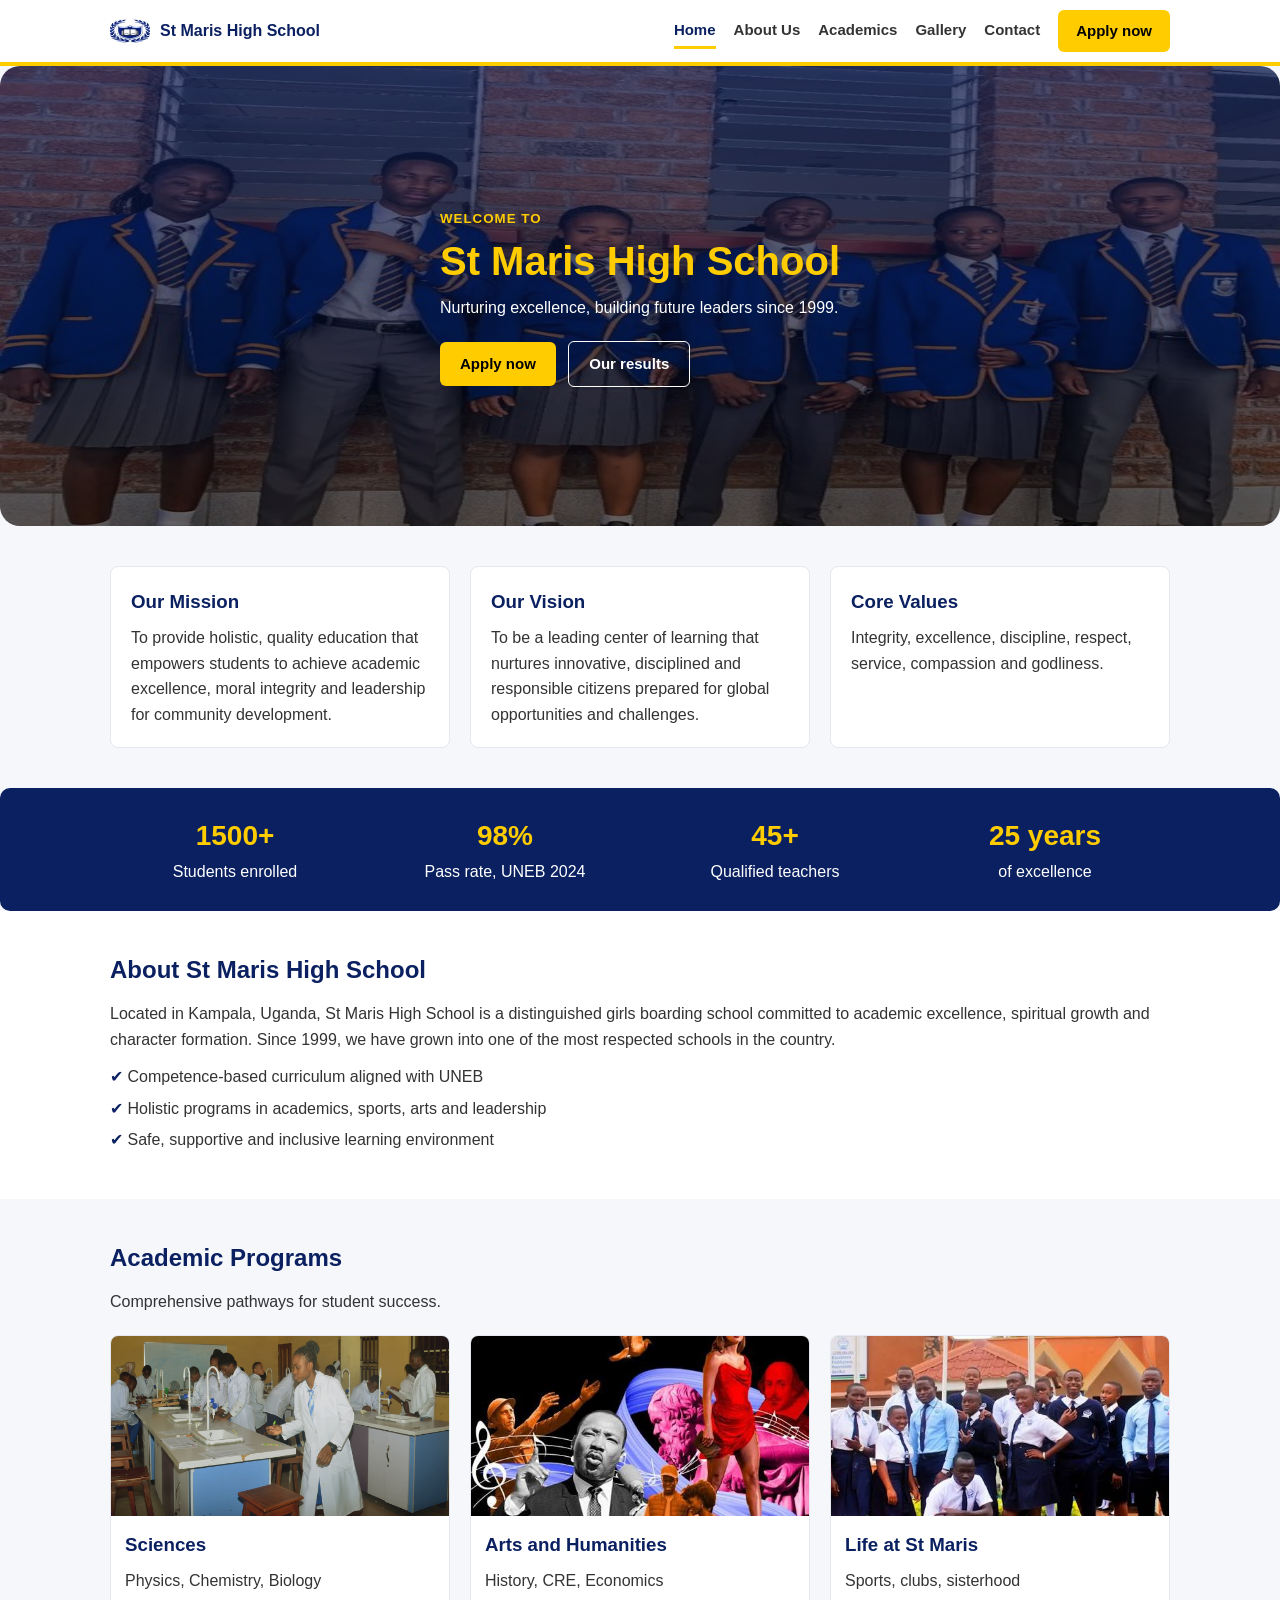
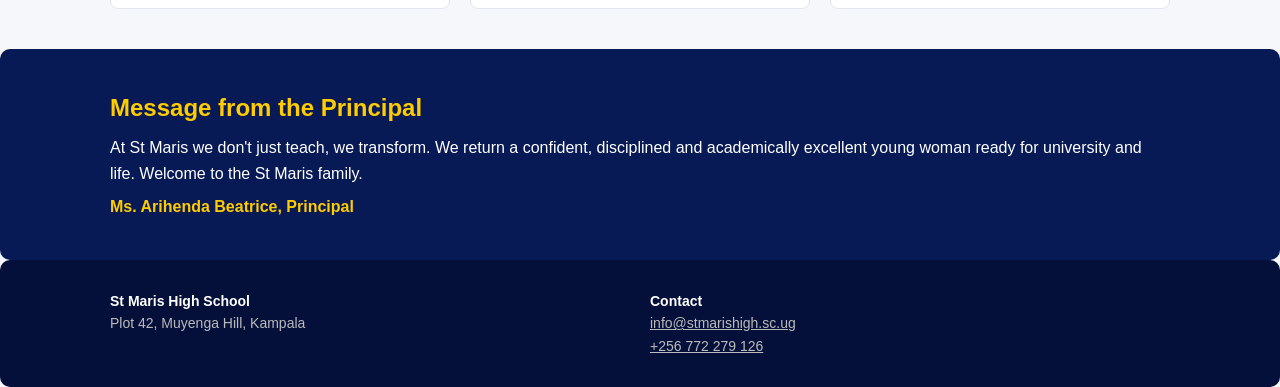
<file: index.html>
<!DOCTYPE html>
<html lang="en">
<head>
<meta charset="UTF-8">
<meta name="viewport" content="width=device-width, initial-scale=1.0">
<title>Kampala, Uganda | St Maris High School</title>
<link rel="stylesheet" href="maris.css">
</head>
<body>

<header class="header">
  <div class="container">
    <a class="logo" href="index.html"><img src="./Images/Badge.jpg" alt="">St Maris High School</a>
    <nav class="nav">
      <a class="active" href="index.html">Home</a>
      <a href="About Us.html">About Us</a>
      <a href="Academic.html">Academics</a>
      <a href="Gallery.html">Gallery</a>
      <a href="Contact Us.html">Contact</a>
      <a class="btn" href="Apply.html">Apply now</a>
    </nav>
  </div>
</header>

<section class="hero hero-home">
  <div class="container">
    <small>Welcome to</small>
    <h1>St Maris High School</h1>
    <p>Nurturing excellence, building future leaders since 1999.</p>
    <a class="btn" href="Apply.html">Apply now</a>
    <a class="btn btn-outline" href="Academic.html">Our results</a>
  </div>
</section>

<section class="section">
  <div class="container">
    <div class="grid">
    <div class="card">
      <h3>Our Mission</h3>
      <p>To provide holistic, quality education that empowers students to achieve academic excellence, moral integrity and leadership for community development.</p>
    </div>
    <div class="card">
      <h3>Our Vision</h3>
      <p>To be a leading center of learning that nurtures innovative, disciplined and responsible citizens prepared for global opportunities and challenges.</p>
    </div>
    <div class="card">
      <h3>Core Values</h3>
      <p>Integrity, excellence, discipline, respect, service, compassion and godliness.</p>
    </div>
    </div>
  </div>
</section>

<section class="stats">
  <div class="container grid">
    <div><strong>1500+</strong>Students enrolled</div>
    <div><strong>98%</strong>Pass rate, UNEB 2024</div>
    <div><strong>45+</strong>Qualified teachers</div>
    <div><strong>25 years</strong>of excellence</div>
  </div>
</section>

<section class="section section-white">
  <div class="container">
    <h2>About St Maris High School</h2>
    <p>Located in Kampala, Uganda, St Maris High School is a distinguished girls boarding school committed to academic excellence, spiritual growth and character formation. Since 1999, we have grown into one of the most respected schools in the country.</p>
    <ul class="check-list"><li>Competence-based curriculum aligned with UNEB</li><li>Holistic programs in academics, sports, arts and leadership</li><li>Safe, supportive and inclusive learning environment</li></ul>
  </div>
</section>

<section class="section">
  <div class="container">
    <h2>Academic Programs</h2>
    <p style="margin-bottom:20px">Comprehensive pathways for student success.</p>
    <div class="grid">
    <div class="card photo"><img src="./Images/lab.jpg" alt="Sciences"><div><h3>Sciences</h3><p>Physics, Chemistry, Biology</p></div></div>
    <div class="card photo"><img src="./Images/humanities.jpg" alt="Arts and Humanities"><div><h3>Arts and Humanities</h3><p>History, CRE, Economics</p></div></div>
    <div class="card photo"><img src="./Images/pose.jpg" alt="Life at St Maris"><div><h3>Life at St Maris</h3><p>Sports, clubs, sisterhood</p></div></div>
    </div>
  </div>
</section>

<section class="principal">
  <div class="container">
    <div>
      <h2>Message from the Principal</h2>
      <p>At St Maris we don't just teach, we transform. We return a confident, disciplined and academically excellent young woman ready for university and life. Welcome to the St Maris family.</p>
      <p class="name">Ms. Arihenda Beatrice, Principal</p>
    </div>
  </div>
</section>

<footer class="footer">
  <div class="container grid">
    <div><strong>St Maris High School</strong><br>Plot 42, Muyenga Hill, Kampala</div>
    <div><strong>Contact</strong><br>
      <a href="mailto:info@stmarishigh.sc.ug">info@stmarishigh.sc.ug</a><br>
      <a href="tel:+256772279126">+256 772 279 126</a></div>
  </div>
</footer>

</body>
</html>
</file>
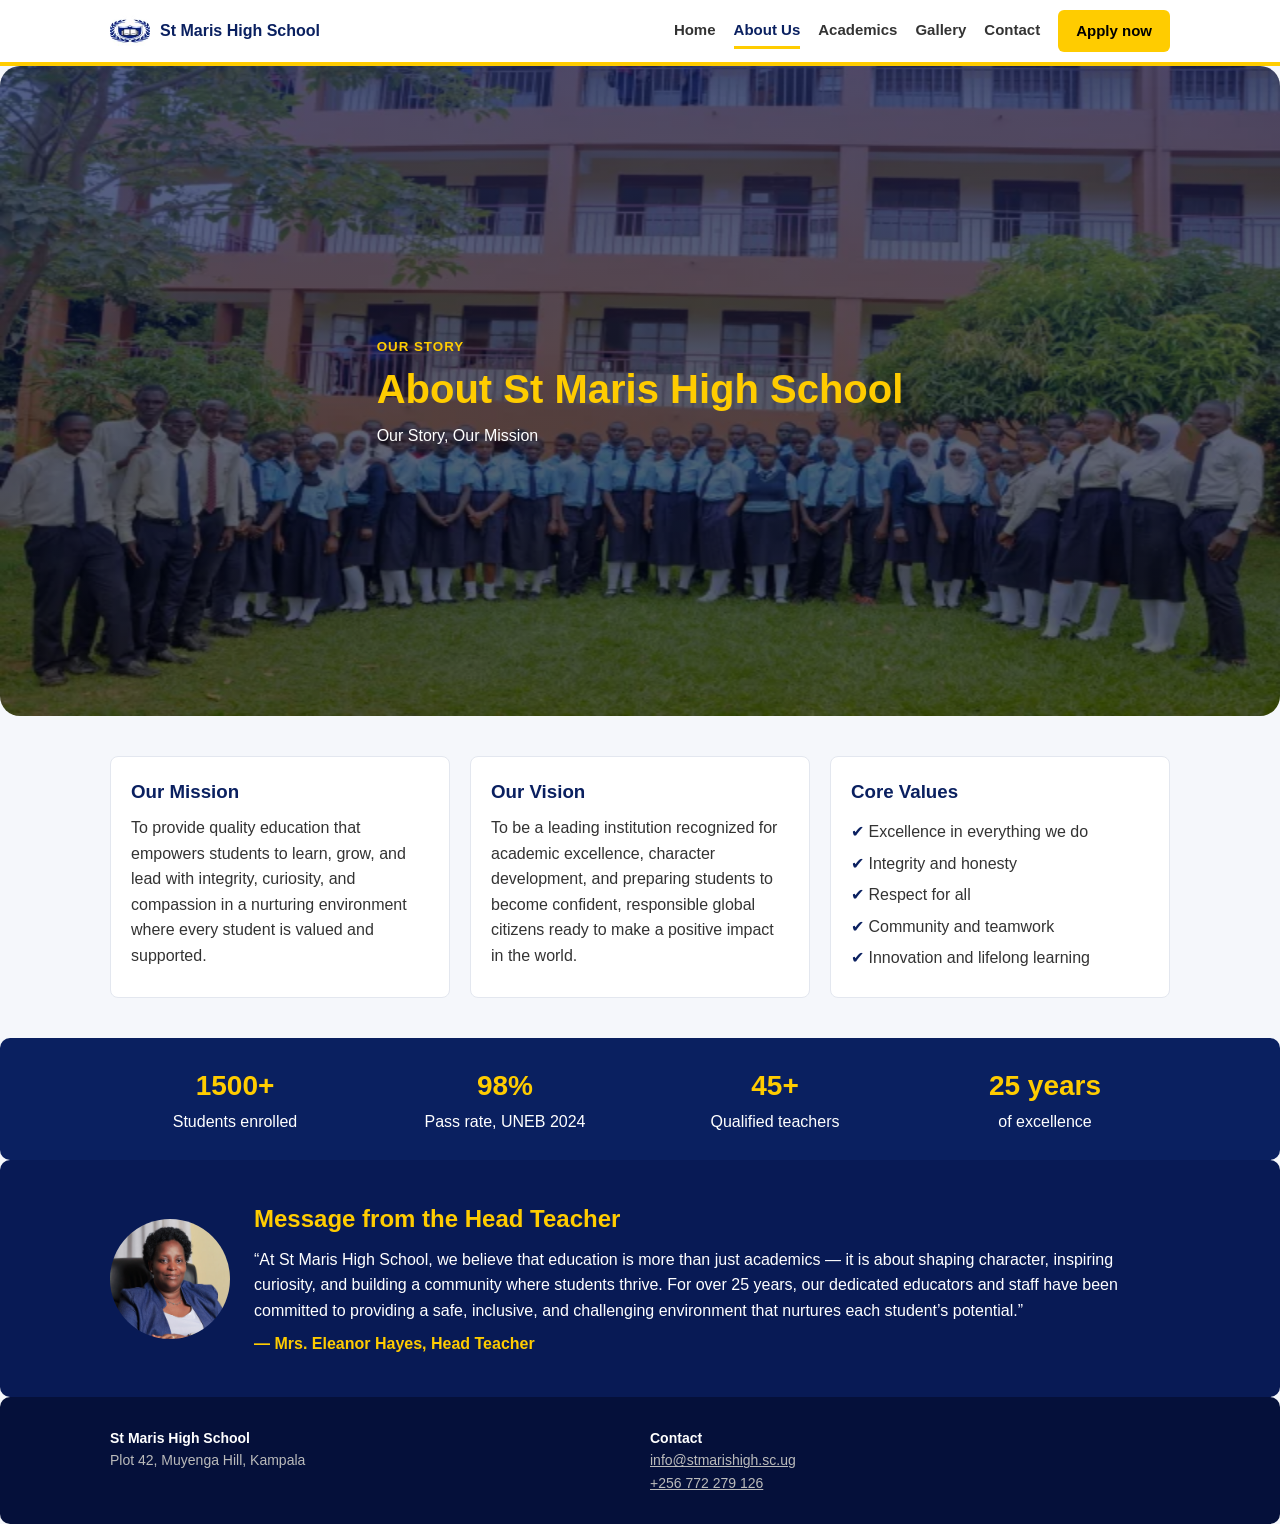
<file: About Us.html>
<!DOCTYPE html>
<html lang="en">
<head>
<meta charset="UTF-8">
<meta name="viewport" content="width=device-width, initial-scale=1.0">
<title>About Us | St Maris High School</title>
<link rel="stylesheet" href="maris.css">
</head>
<body>

<header class="header">
  <div class="container">
    <a class="logo" href="index.html"><img src="./Images/Badge.jpg" alt="">St Maris High School</a>
    <nav class="nav">
      <a href="index.html">Home</a>
      <a class="active" href="About Us.html">About Us</a>
      <a href="Academic.html">Academics</a>
      <a href="Gallery.html">Gallery</a>
      <a href="Contact Us.html">Contact</a>
      <a class="btn" href="Apply.html">Apply now</a>
    </nav>
  </div>
</header>

<section class="hero hero-about">
  <div class="container">
    <small>Our Story</small>
    <h1>About St Maris High School</h1>
    <p>Our Story, Our Mission</p>
  </div>
</section>

<section class="section">
  <div class="container">
    <div class="grid">
    <div class="card">
      <h3>Our Mission</h3>
      <p>To provide quality education that empowers students to learn, grow, and lead with integrity, curiosity, and compassion in a nurturing environment where every student is valued and supported.</p>
    </div>
    <div class="card">
      <h3>Our Vision</h3>
      <p>To be a leading institution recognized for academic excellence, character development, and preparing students to become confident, responsible global citizens ready to make a positive impact in the world.</p>
    </div>
    <div class="card">
      <h3>Core Values</h3>
      <ul class="check-list"><li>Excellence in everything we do</li><li>Integrity and honesty</li><li>Respect for all</li><li>Community and teamwork</li><li>Innovation and lifelong learning</li></ul>
    </div>
    </div>
  </div>
</section>

<section class="stats">
  <div class="container grid">
    <div><strong>1500+</strong>Students enrolled</div>
    <div><strong>98%</strong>Pass rate, UNEB 2024</div>
    <div><strong>45+</strong>Qualified teachers</div>
    <div><strong>25 years</strong>of excellence</div>
  </div>
</section>

<section class="principal">
  <div class="container">
    <img src="./Images/Principal.jpg" alt="Head Teacher"><div>
      <h2>Message from the Head Teacher</h2>
      <p>“At St Maris High School, we believe that education is more than just academics — it is about shaping character, inspiring curiosity, and building a community where students thrive. For over 25 years, our dedicated educators and staff have been committed to providing a safe, inclusive, and challenging environment that nurtures each student’s potential.”</p>
      <p class="name">— Mrs. Eleanor Hayes, Head Teacher</p>
    </div>
  </div>
</section>

<footer class="footer">
  <div class="container grid">
    <div><strong>St Maris High School</strong><br>Plot 42, Muyenga Hill, Kampala</div>
    <div><strong>Contact</strong><br>
      <a href="mailto:info@stmarishigh.sc.ug">info@stmarishigh.sc.ug</a><br>
      <a href="tel:+256772279126">+256 772 279 126</a></div>
  </div>
</footer>

</body>
</html>
</file>
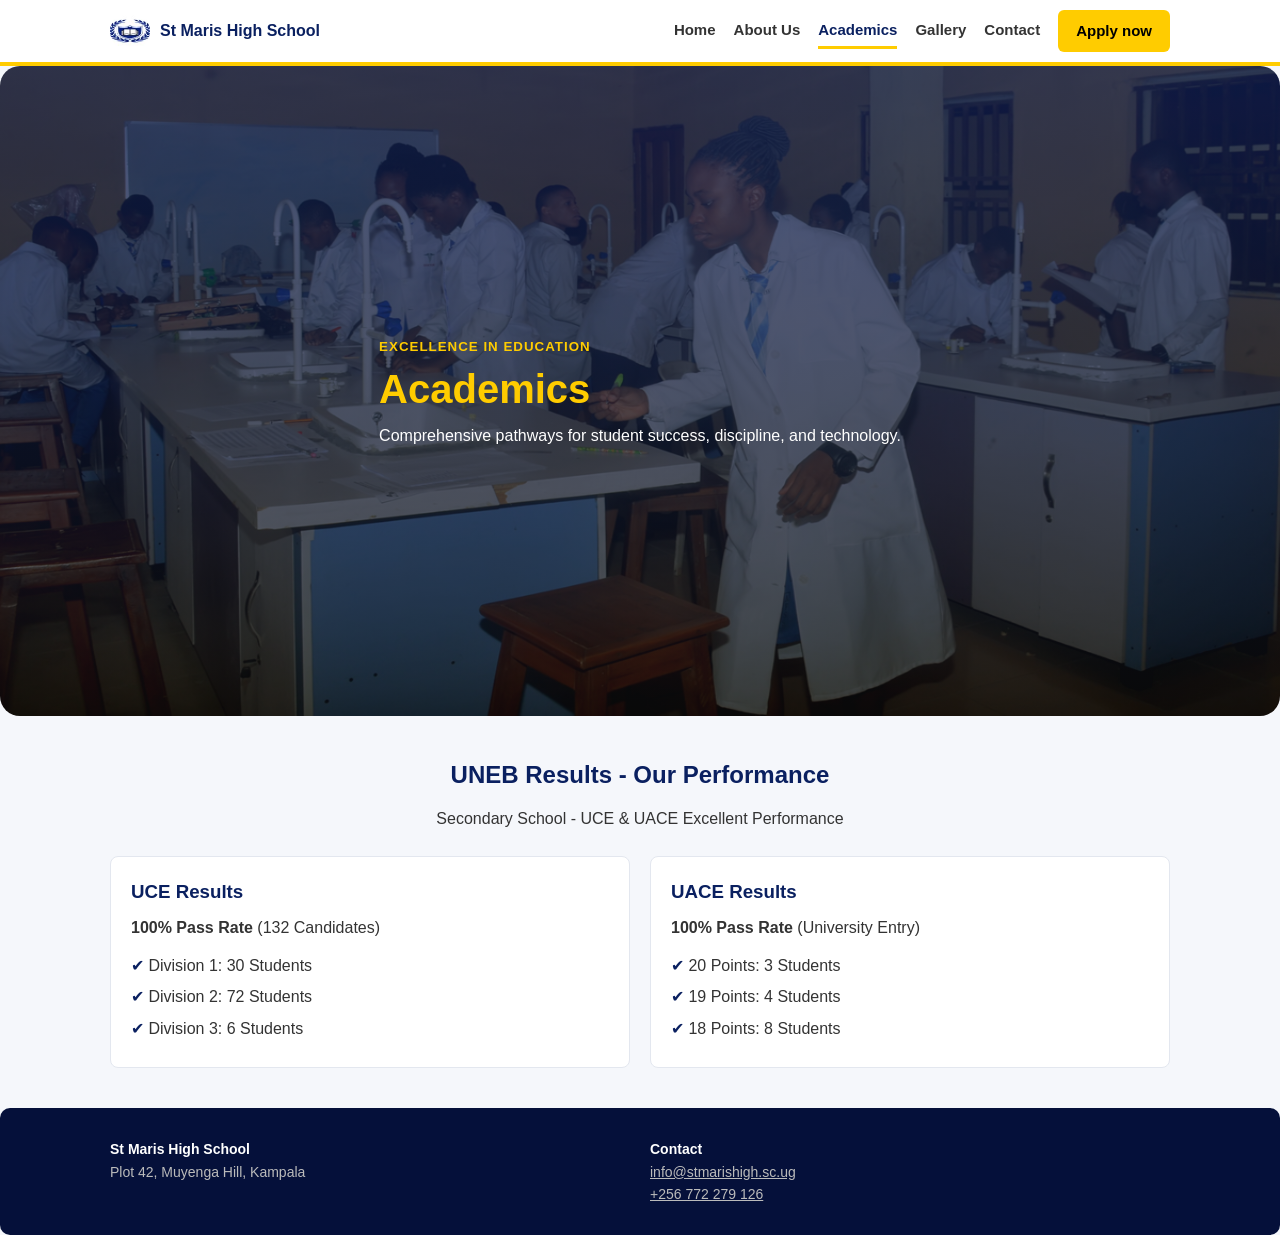
<file: Academic.html>
<!DOCTYPE html>
<html lang="en">
<head>
<meta charset="UTF-8">
<meta name="viewport" content="width=device-width, initial-scale=1.0">
<title>Academics | St Maris High School</title>
<link rel="stylesheet" href="maris.css">
</head>
<body>

<header class="header">
  <div class="container">
    <a class="logo" href="index.html"><img src="./Images/Badge.jpg" alt="">St Maris High School</a>
    <nav class="nav">
      <a href="index.html">Home</a>
      <a href="About Us.html">About Us</a>
      <a class="active" href="Academic.html">Academics</a>
      <a href="Gallery.html">Gallery</a>
      <a href="Contact Us.html">Contact</a>
      <a class="btn" href="Apply.html">Apply now</a>
    </nav>
  </div>
</header>

<section class="hero hero-academics">
  <div class="container">
    <small>Excellence in Education</small>
    <h1>Academics</h1>
    <p>Comprehensive pathways for student success, discipline, and technology.</p>
  </div>
</section>

<section class="section">
  <div class="container">
    <div class="section-head">
      <h2>UNEB Results - Our Performance</h2>
      <p>Secondary School - UCE &amp; UACE Excellent Performance</p>
    </div>
    <div class="grid">
    <div class="card">
      <h3>UCE Results</h3>
      <p><strong>100% Pass Rate</strong> (132 Candidates)</p>
      <ul class="check-list"><li>Division 1: 30 Students</li><li>Division 2: 72 Students</li><li>Division 3: 6 Students</li></ul>
    </div>
    <div class="card">
      <h3>UACE Results</h3>
      <p><strong>100% Pass Rate</strong> (University Entry)</p>
      <ul class="check-list"><li>20 Points: 3 Students</li><li>19 Points: 4 Students</li><li>18 Points: 8 Students</li></ul>
    </div>
    </div>
  </div>
</section>

<footer class="footer">
  <div class="container grid">
    <div><strong>St Maris High School</strong><br>Plot 42, Muyenga Hill, Kampala</div>
    <div><strong>Contact</strong><br>
      <a href="mailto:info@stmarishigh.sc.ug">info@stmarishigh.sc.ug</a><br>
      <a href="tel:+256772279126">+256 772 279 126</a></div>
  </div>
</footer>

</body>
</html>
</file>
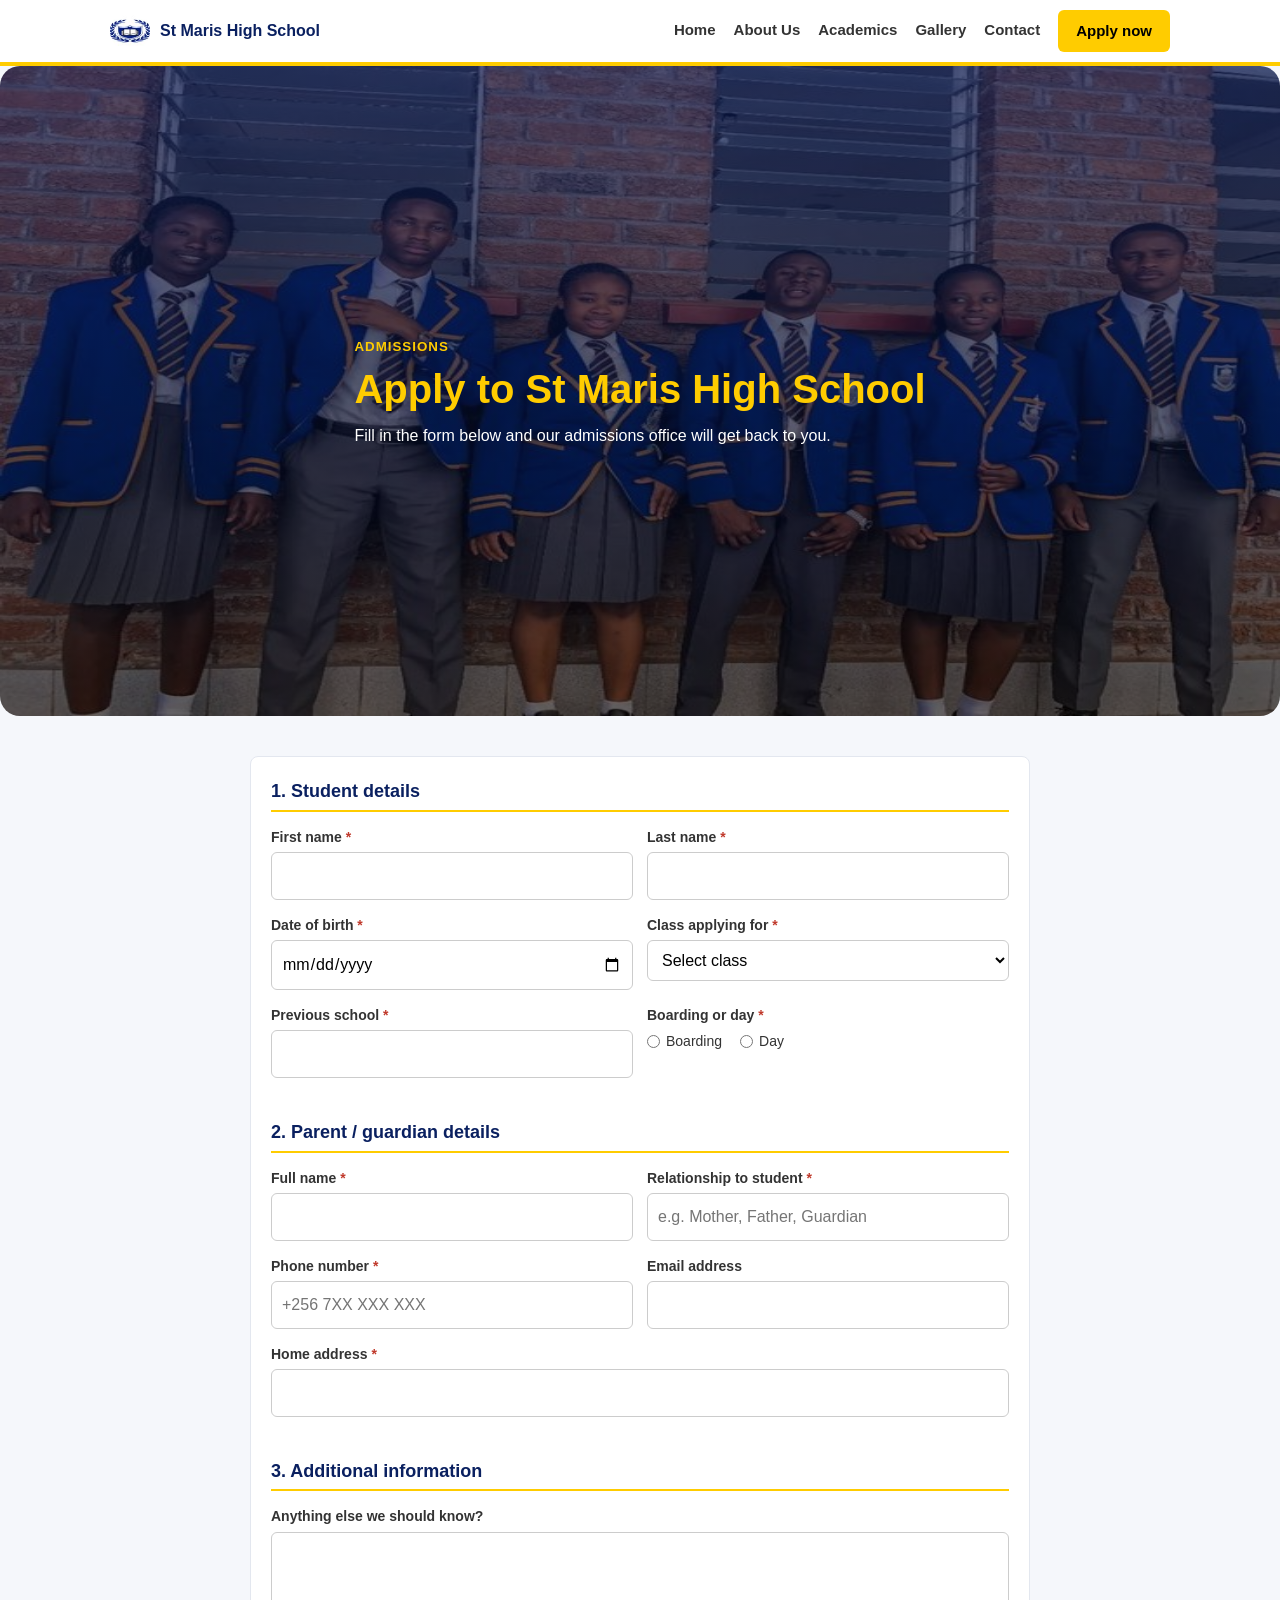
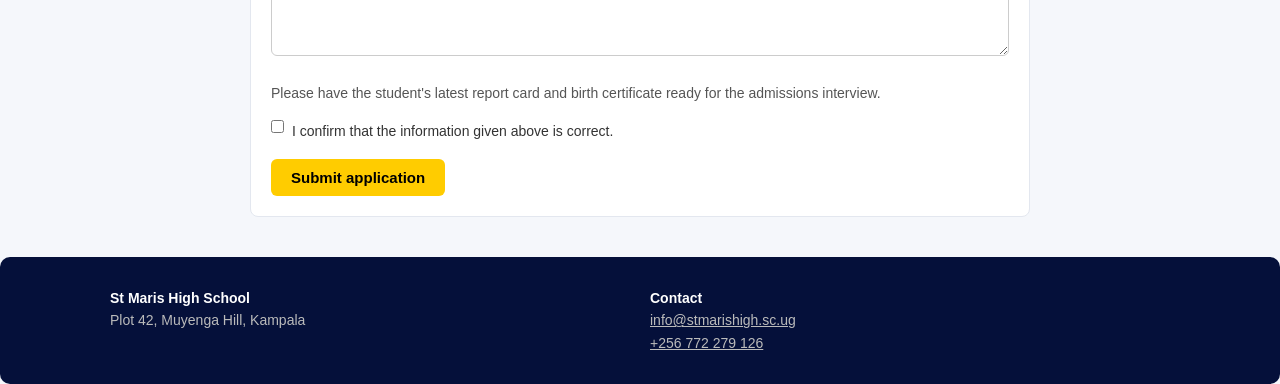
<file: Apply.html>
<!DOCTYPE html>
<html lang="en">
<head>
<meta charset="UTF-8">
<meta name="viewport" content="width=device-width, initial-scale=1.0">
<title>Apply | St Maris High School</title>
<link rel="stylesheet" href="maris.css">
</head>
<body>

<header class="header">
  <div class="container">
    <a class="logo" href="index.html"><img src="./Images/Badge.jpg" alt="">St Maris High School</a>
    <nav class="nav">
      <a href="index.html">Home</a>
      <a href="About Us.html">About Us</a>
      <a href="Academic.html">Academics</a>
      <a href="Gallery.html">Gallery</a>
      <a href="Contact Us.html">Contact</a>
      <a class="btn" href="Apply.html">Apply now</a>
    </nav>
  </div>
</header>

<section class="hero hero-apply">
  <div class="container">
    <small>Admissions</small>
    <h1>Apply to St Maris High School</h1>
    <p>Fill in the form below and our admissions office will get back to you.</p>
  </div>
</section>

<section class="section">
  <div class="container form-wrap">
    <div class="card">
      <form class="apply-form" action="mailto:info@stmarishigh.sc.ug?subject=Application%20Form" method="post" enctype="text/plain">

        <fieldset>
          <legend>1. Student details</legend>
          <div class="form-row">
            <div class="field"><label for="first_name">First name <span class="req">*</span></label><input type="text" id="first_name" name="first_name" required></div>
            <div class="field"><label for="last_name">Last name <span class="req">*</span></label><input type="text" id="last_name" name="last_name" required></div>
          </div>
          <div class="form-row">
            <div class="field"><label for="dob">Date of birth <span class="req">*</span></label><input type="date" id="dob" name="dob" required></div>
            <div class="field"><label for="class">Class applying for <span class="req">*</span></label><select id="class" name="class" required><option value="">Select class</option><option>Senior 1</option><option>Senior 2</option><option>Senior 3</option><option>Senior 4</option><option>Senior 5 (A-Level)</option><option>Senior 6 (A-Level)</option></select></div>
          </div>
          <div class="form-row">
            <div class="field"><label for="prev_school">Previous school <span class="req">*</span></label><input type="text" id="prev_school" name="prev_school" required></div>
            <div class="field"><label>Boarding or day <span class="req">*</span></label><div class="choice"><label><input type="radio" name="boarding" value="Boarding" required> Boarding</label><label><input type="radio" name="boarding" value="Day"> Day</label></div></div>
          </div>
        </fieldset>

        <fieldset>
          <legend>2. Parent / guardian details</legend>
          <div class="form-row">
            <div class="field"><label for="guardian_name">Full name <span class="req">*</span></label><input type="text" id="guardian_name" name="guardian_name" required></div>
            <div class="field"><label for="relationship">Relationship to student <span class="req">*</span></label><input type="text" id="relationship" name="relationship" placeholder="e.g. Mother, Father, Guardian" required></div>
          </div>
          <div class="form-row">
            <div class="field"><label for="phone">Phone number <span class="req">*</span></label><input type="tel" id="phone" name="phone" placeholder="+256 7XX XXX XXX" required></div>
            <div class="field"><label for="email">Email address</label><input type="email" id="email" name="email"></div>
          </div>
          <div class="form-row">
            <div class="field"><label for="address">Home address <span class="req">*</span></label><input type="text" id="address" name="address" required></div>
          </div>
        </fieldset>

        <fieldset>
          <legend>3. Additional information</legend>
          <div class="field"><label for="notes">Anything else we should know?</label><textarea id="notes" name="notes" rows="4"></textarea></div>
        </fieldset>

        <p class="form-note">Please have the student's latest report card and birth certificate ready for the admissions interview.</p>
        <label class="check"><input type="checkbox" name="confirm" required> I confirm that the information given above is correct.</label>
        <button type="submit" class="btn">Submit application</button>
      </form>
    </div>
  </div>
</section>

<footer class="footer">
  <div class="container grid">
    <div><strong>St Maris High School</strong><br>Plot 42, Muyenga Hill, Kampala</div>
    <div><strong>Contact</strong><br>
      <a href="mailto:info@stmarishigh.sc.ug">info@stmarishigh.sc.ug</a><br>
      <a href="tel:+256772279126">+256 772 279 126</a></div>
  </div>
</footer>

</body>
</html>
</file>
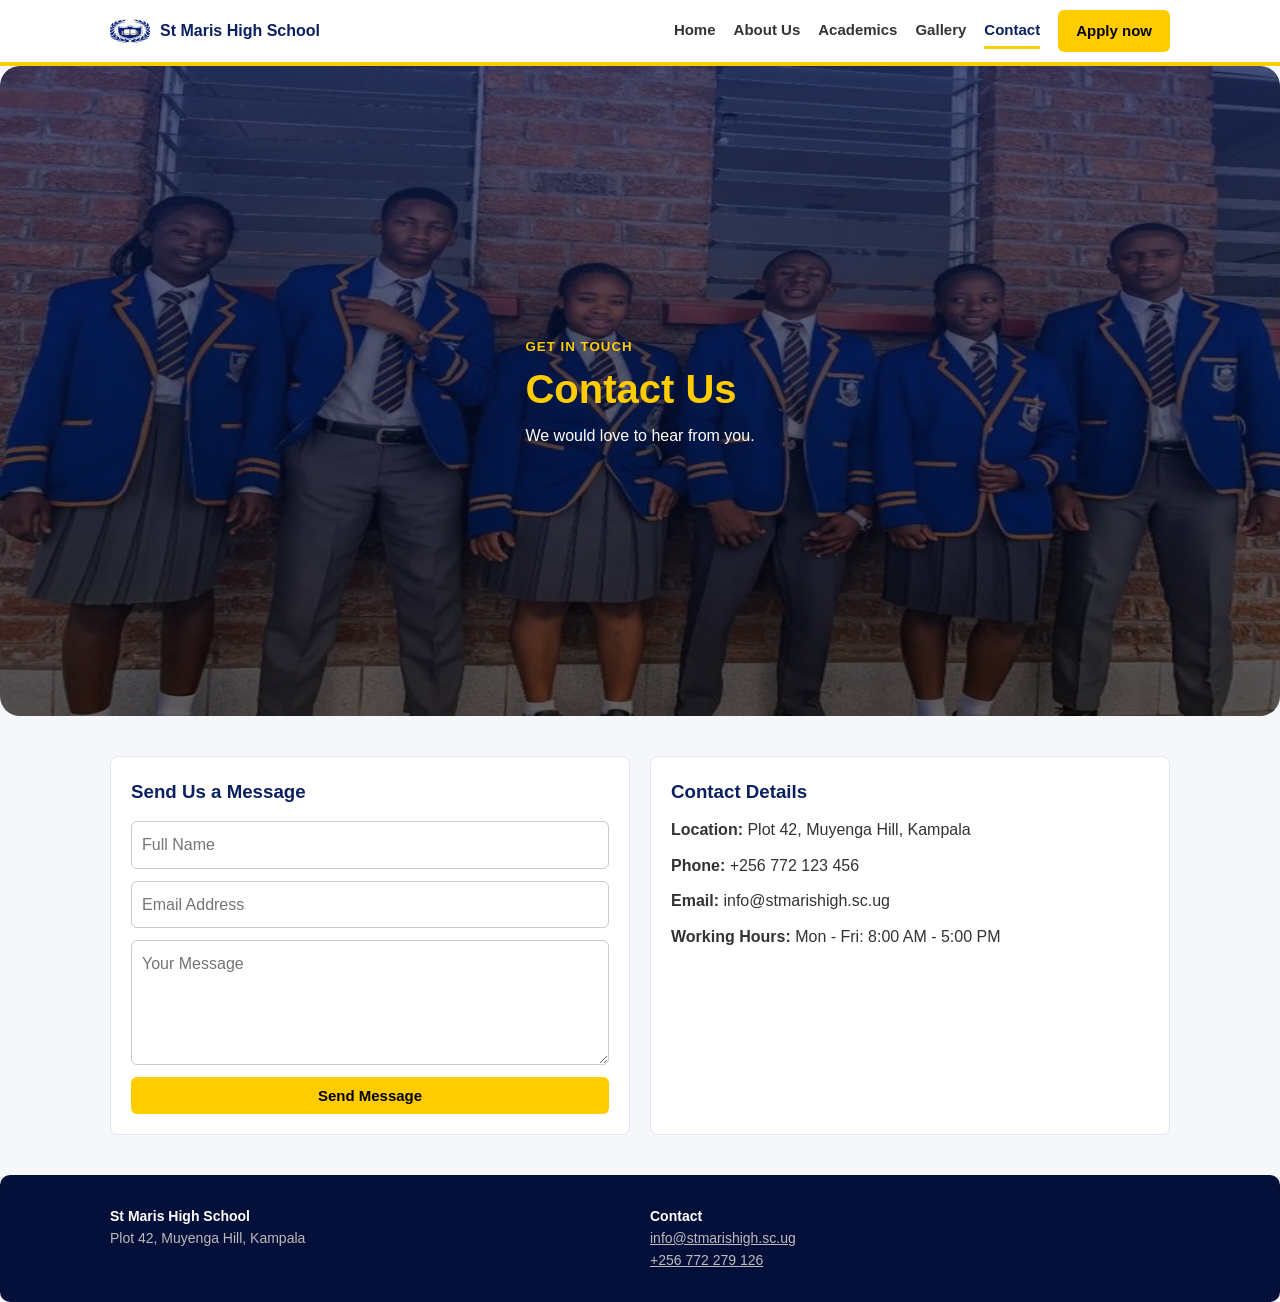
<file: Contact Us.html>
<!DOCTYPE html>
<html lang="en">
<head>
<meta charset="UTF-8">
<meta name="viewport" content="width=device-width, initial-scale=1.0">
<title>Contact Us | St Maris High School</title>
<link rel="stylesheet" href="maris.css">
</head>
<body>

<header class="header">
  <div class="container">
    <a class="logo" href="index.html"><img src="./Images/Badge.jpg" alt="">St Maris High School</a>
    <nav class="nav">
      <a href="index.html">Home</a>
      <a href="About Us.html">About Us</a>
      <a href="Academic.html">Academics</a>
      <a href="Gallery.html">Gallery</a>
      <a class="active" href="Contact Us.html">Contact</a>
      <a class="btn" href="Apply.html">Apply now</a>
    </nav>
  </div>
</header>

<section class="hero hero-contact">
  <div class="container">
    <small>Get in Touch</small>
    <h1>Contact Us</h1>
    <p>We would love to hear from you.</p>
  </div>
</section>

<section class="section">
  <div class="container">
    <div class="grid">
    <div class="card">
      <h3>Send Us a Message</h3>
      <form class="form">
        <input type="text" placeholder="Full Name" aria-label="Full Name">
        <input type="email" placeholder="Email Address" aria-label="Email Address">
        <textarea placeholder="Your Message" rows="4" aria-label="Your Message"></textarea>
        <button type="submit" class="btn">Send Message</button>
      </form>
    </div>
    <div class="card">
      <h3>Contact Details</h3>
      <div class="details"><p><strong>Location:</strong> Plot 42, Muyenga Hill, Kampala</p><p><strong>Phone:</strong> +256 772 123 456</p><p><strong>Email:</strong> info@stmarishigh.sc.ug</p><p><strong>Working Hours:</strong> Mon - Fri: 8:00 AM - 5:00 PM</p></div>
    </div>
    </div>
  </div>
</section>

<footer class="footer">
  <div class="container grid">
    <div><strong>St Maris High School</strong><br>Plot 42, Muyenga Hill, Kampala</div>
    <div><strong>Contact</strong><br>
      <a href="mailto:info@stmarishigh.sc.ug">info@stmarishigh.sc.ug</a><br>
      <a href="tel:+256772279126">+256 772 279 126</a></div>
  </div>
</footer>

</body>
</html>
</file>
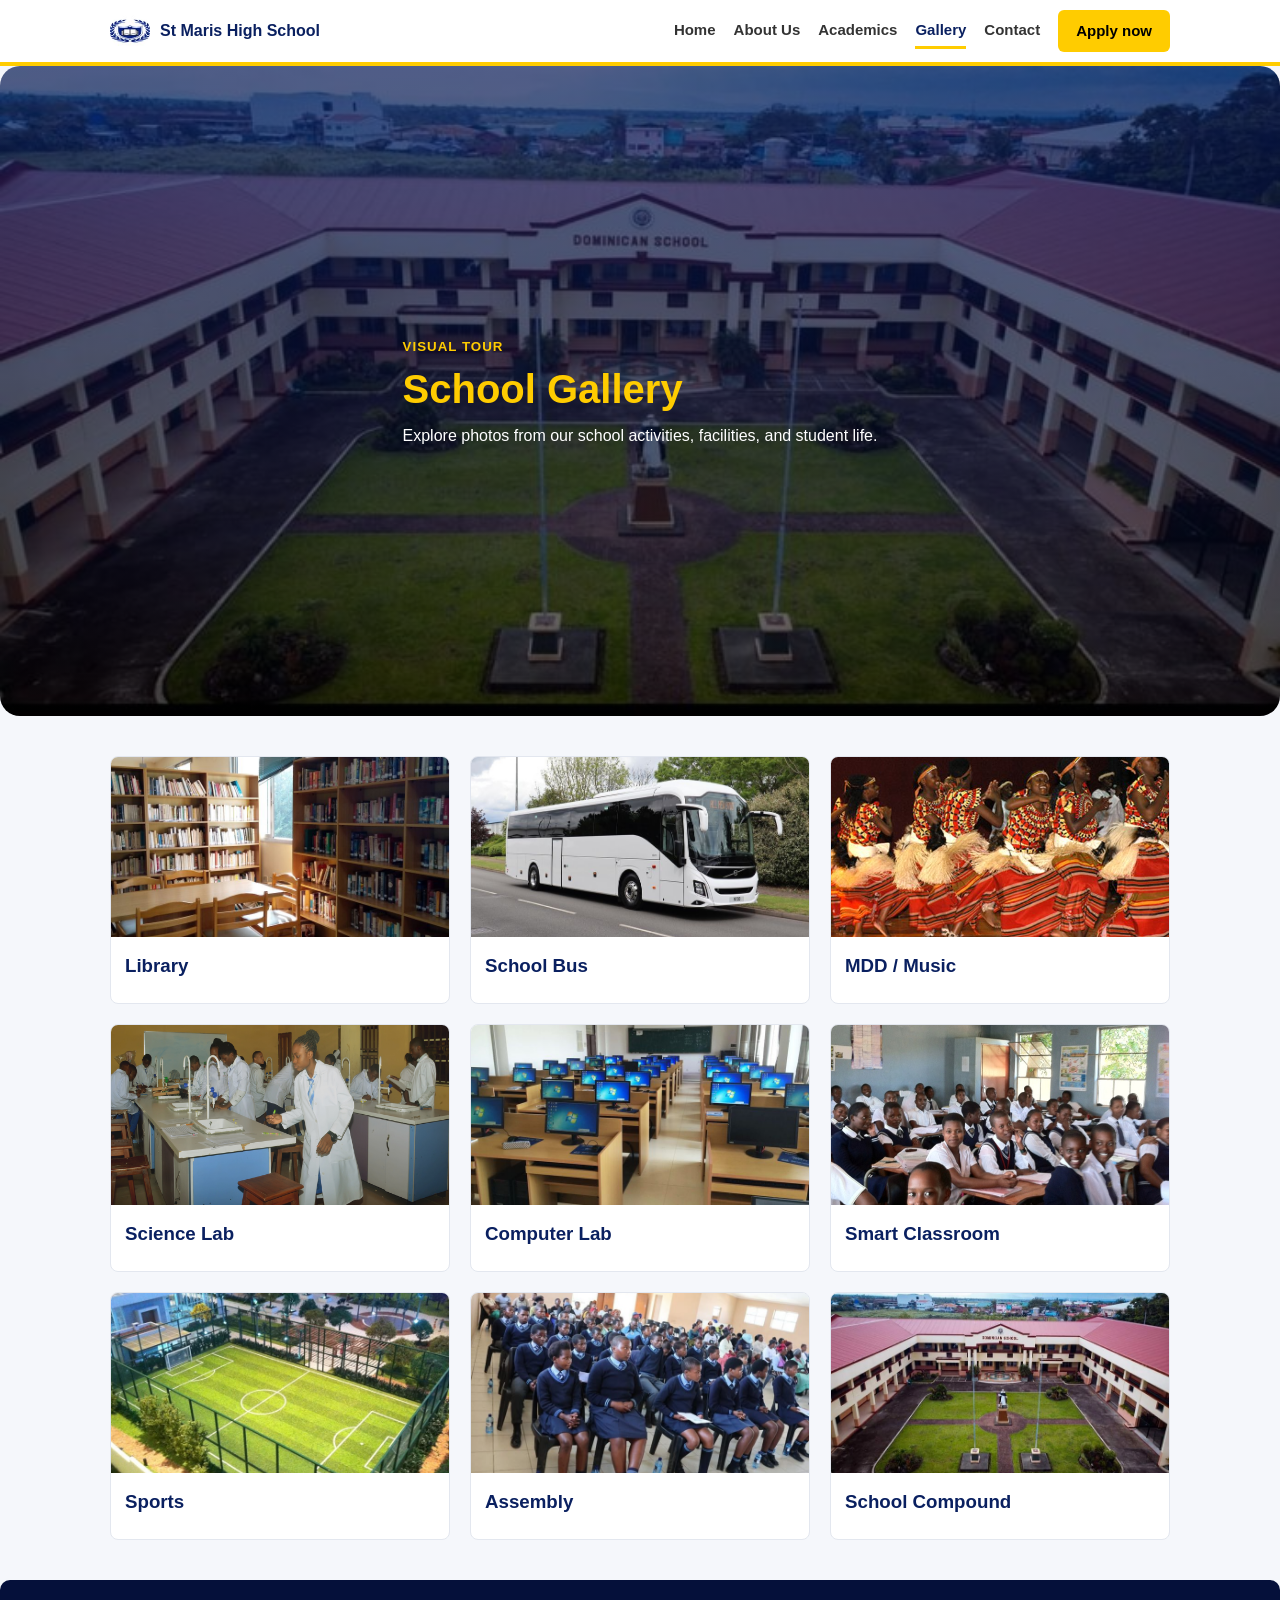
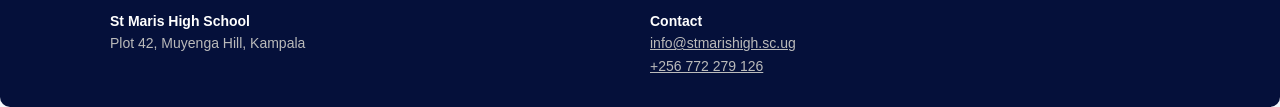
<file: Gallery.html>
<!DOCTYPE html>
<html lang="en">
<head>
<meta charset="UTF-8">
<meta name="viewport" content="width=device-width, initial-scale=1.0">
<title>Gallery | St Maris High School</title>
<link rel="stylesheet" href="maris.css">
</head>
<body>

<header class="header">
  <div class="container">
    <a class="logo" href="index.html"><img src="./Images/Badge.jpg" alt="">St Maris High School</a>
    <nav class="nav">
      <a href="index.html">Home</a>
      <a href="About Us.html">About Us</a>
      <a href="Academic.html">Academics</a>
      <a class="active" href="Gallery.html">Gallery</a>
      <a href="Contact Us.html">Contact</a>
      <a class="btn" href="Apply.html">Apply now</a>
    </nav>
  </div>
</header>

<section class="hero hero-gallery">
  <div class="container">
    <small>Visual Tour</small>
    <h1>School Gallery</h1>
    <p>Explore photos from our school activities, facilities, and student life.</p>
  </div>
</section>

<section class="section">
  <div class="container">
    <div class="grid">
    <div class="card photo"><img src="./Images/lib.jpg" alt="Library"><div><h3>Library</h3></div></div>
    <div class="card photo"><img src="./Images/bus.jpg" alt="School Bus"><div><h3>School Bus</h3></div></div>
    <div class="card photo"><img src="./Images/mdd.jpg" alt="MDD / Music"><div><h3>MDD / Music</h3></div></div>
    <div class="card photo"><img src="./Images/lab.jpg" alt="Science Lab"><div><h3>Science Lab</h3></div></div>
    <div class="card photo"><img src="./Images/computer lab.jpg" alt="Computer Lab"><div><h3>Computer Lab</h3></div></div>
    <div class="card photo"><img src="./Images/smart classrooms.jpg" alt="Smart Classroom"><div><h3>Smart Classroom</h3></div></div>
    <div class="card photo"><img src="./Images/football court.jpg" alt="Sports"><div><h3>Sports</h3></div></div>
    <div class="card photo"><img src="./Images/assembly.jpg" alt="Assembly"><div><h3>Assembly</h3></div></div>
    <div class="card photo"><img src="./Images/compound 2.jpg" alt="School Compound"><div><h3>School Compound</h3></div></div>
    </div>
  </div>
</section>

<footer class="footer">
  <div class="container grid">
    <div><strong>St Maris High School</strong><br>Plot 42, Muyenga Hill, Kampala</div>
    <div><strong>Contact</strong><br>
      <a href="mailto:info@stmarishigh.sc.ug">info@stmarishigh.sc.ug</a><br>
      <a href="tel:+256772279126">+256 772 279 126</a></div>
  </div>
</footer>

</body>
</html>
</file>
<file: maris.css>
:root{
  --navy:#0a2060;
  --navy-dark:#081a55;
  --gold:#ffcc00;
  --text:#333;
  --bg:#f5f7fb;
  --white:#fff;
  --line:#e3e7ef
}
*{
  margin:0;
  padding:0;
  box-sizing:border-box
}
body{
  font-family:Arial,Helvetica,sans-serif;
  line-height:1.6;
  color:var(--text);
  background:var(--bg)
}
img{
  max-width:100%;
  display:block
}
a{
  color:inherit
}
.container{
  max-width:1100px;
  margin:0 auto;
  padding:0 20px
}
.grid{
  display:grid;
  grid-template-columns:repeat(auto-fit,minmax(260px,1fr));
  gap:20px
}

/* Header */
.header{
  position:sticky;
  top:0;
  z-index:100;
  background:var(--white);
  border-bottom:4px solid var(--gold)}
.header .container{
  display:flex;
  flex-wrap:wrap;
  justify-content:space-between;
  align-items:center;
  gap:10px;
  padding-top:10px;
  padding-bottom:10px}
.logo{
  display:flex;
  align-items:center;
  gap:10px;
  font-weight:bold;
  color:var(--navy);
  text-decoration:none
}
.logo img{
  width:40px;
  height:40px;
  object-fit:cover;
  border-radius:50%}
.nav{
  display:flex;
  flex-wrap:wrap;
  align-items:center;
  gap:18px}
.nav a{
  text-decoration:none;
  font-weight:bold;
  font-size:15px;
  padding:4px 0;
  border-bottom:3px solid transparent}
.nav a:hover{
  border-bottom-color:var(--gold)}
.nav a.active{
  color:var(--navy);
  border-bottom-color:var(--gold)}
.nav a.btn{
  border-bottom:0;
  padding:9px 18px}

/* Buttons */
.btn{
  display:inline-block;
  padding:10px 20px;
  border:0;
  border-radius:6px;
  background:var(--gold);
  color:#000;
  font-weight:bold;
  font-size:15px;
  text-decoration:none;
  cursor:pointer}
.btn:hover{
  background:#e6b800}
.btn-outline{
  background:transparent;
  color:var(--white);
  border:1px solid var(--white)}
.btn-outline:hover{
  background:rgba(255,255,255,.15)}

/* Hero: same on every page, image changes per page */
.hero{display:flex;align-items:center;
  min-height:650px;
  border-radius: 20px;
  padding:50px 0;color:var(--white);
  background:linear-gradient(rgba(8,26,85,.7),rgba(0,0,0,.6)),var(--img,none) center/100% 100% no-repeat,var(--navy)}
.hero small{
  color:var(--gold);
  font-weight:bold;
  letter-spacing:1px;
  text-transform:uppercase}
.hero h1{
  color:var(--gold);
  font-size:40px;
  line-height:1.2;
  margin:6px 0 10px}
.hero p{
  max-width:600px;
  margin-bottom:20px}
.hero p:last-child{
  margin-bottom:0}
.hero .btn-outline{
  margin-left:8px}
.hero-home{
  min-height:460px}
.hero-home{
  --img:url('./Images/students1.jpg')}
.hero-about{
  --img:url('./Images/infrastructure.webp')}
.hero-academics{
  --img:url('./Images/lab.jpg')}
.hero-gallery{
  --img:url('./Images/compound 2.jpg')}
.hero-contact{
  --img:url('./Images/students1.jpg')}

/* Sections and cards */
.section{
  padding:40px 0}
.section-white{
  background:var(--white)}
.section h2{
  color:var(--navy);
  margin-bottom:12px}
.section-head{
  text-align:center;
  margin-bottom:24px}
.card{
  background:var(--white);
  padding:20px;
  border-radius:8px;
  border:1px solid var(--line)}
.card h3{
  color:var(--navy);
  margin-bottom:8px}
.card p+p{
  margin-top:10px}
.card.photo{
  padding:0;
  overflow:hidden}
.card.photo img{
  width:100%;
  height:180px;
  object-fit:cover;
  background:#dde3f0}
.card.photo div{
  padding:14px}

/* Stats */
.stats{
  background:var(--navy);
  border-radius: 10px;
  color:var(--white);padding:26px 0}
.stats .grid{
  grid-template-columns:repeat(auto-fit,minmax(160px,1fr));
  text-align:center}
.stats strong{display:block;
  font-size:28px;
  color:var(--gold)}

/* Lists */
.check-list{
  list-style:none;
  margin-top:12px}
.check-list li{
  margin-bottom:6px}
.check-list li::before{
  content:"✔ ";color:var(--navy)}

/* Principal */
.principal{
  background:var(--navy-dark);
  border-radius: 10px;
  color:var(--white);padding:40px 0}
.principal .container{
  display:flex;
  gap:24px;align-items:center}
.principal img{
  flex:none;
  width:120px;
  height:120px;
  border-radius:50%;
  object-fit:cover;
  background:#dde3f0}
.principal h2{
  color:var(--gold);
  margin-bottom:8px}
.principal .name{
  color:var(--gold);
  font-weight:bold;
  margin-top:8px}

/* Forms */
.form{display:flex;
  flex-direction:column;
  gap:12px;
  margin-top:14px}
.form input,.form textarea{
  padding:10px;
  border:1px solid #ccc;
  border-radius:6px;
  font:inherit}
.form input:focus,.form textarea:focus{
  outline:2px solid var(--gold)}
.details p{
  margin-top:10px}

/* Footer */
.footer{background:#05103a;
  border-radius: 10px;
  color:#bbb;
  padding:30px 0;
  font-size:14px}
.footer .grid{grid-template-columns:repeat(auto-fit,minmax(220px,1fr))}
.footer strong{color:var(--white)}

@media(max-width:600px){
  .hero h1{font-size:30px}
  .hero .btn-outline{margin:8px 0 0}
  .principal .container{flex-direction:column;text-align:center}
  .nav{gap:12px}
}

/* Application form */
.hero-apply{--img:url('./Images/students1.jpg')}
.form-wrap{max-width:820px;margin:0 auto}
.apply-form fieldset{border:0;margin-bottom:26px}
.apply-form legend{width:100%;color:var(--navy);font-weight:bold;font-size:18px;padding-bottom:4px;margin-bottom:14px;border-bottom:2px solid var(--gold)}
.form-row{display:grid;grid-template-columns:repeat(auto-fit,minmax(220px,1fr));gap:14px;margin-bottom:14px}
.field{display:flex;flex-direction:column;gap:4px}
.field label{font-weight:bold;font-size:14px}
.field input,.field select,.field textarea{padding:10px;border:1px solid #ccc;border-radius:6px;font:inherit;background:var(--white)}
.field input:focus,.field select:focus,.field textarea:focus{outline:2px solid var(--gold)}
.req{color:#c0392b}
.choice{display:flex;flex-wrap:wrap;gap:18px;font-size:15px}
.choice label{font-weight:normal;display:flex;align-items:center;gap:6px}
.check{display:flex;gap:8px;align-items:flex-start;font-size:14px;margin-bottom:16px}
.form-note{font-size:14px;color:#555;margin-bottom:16px}
</file>
